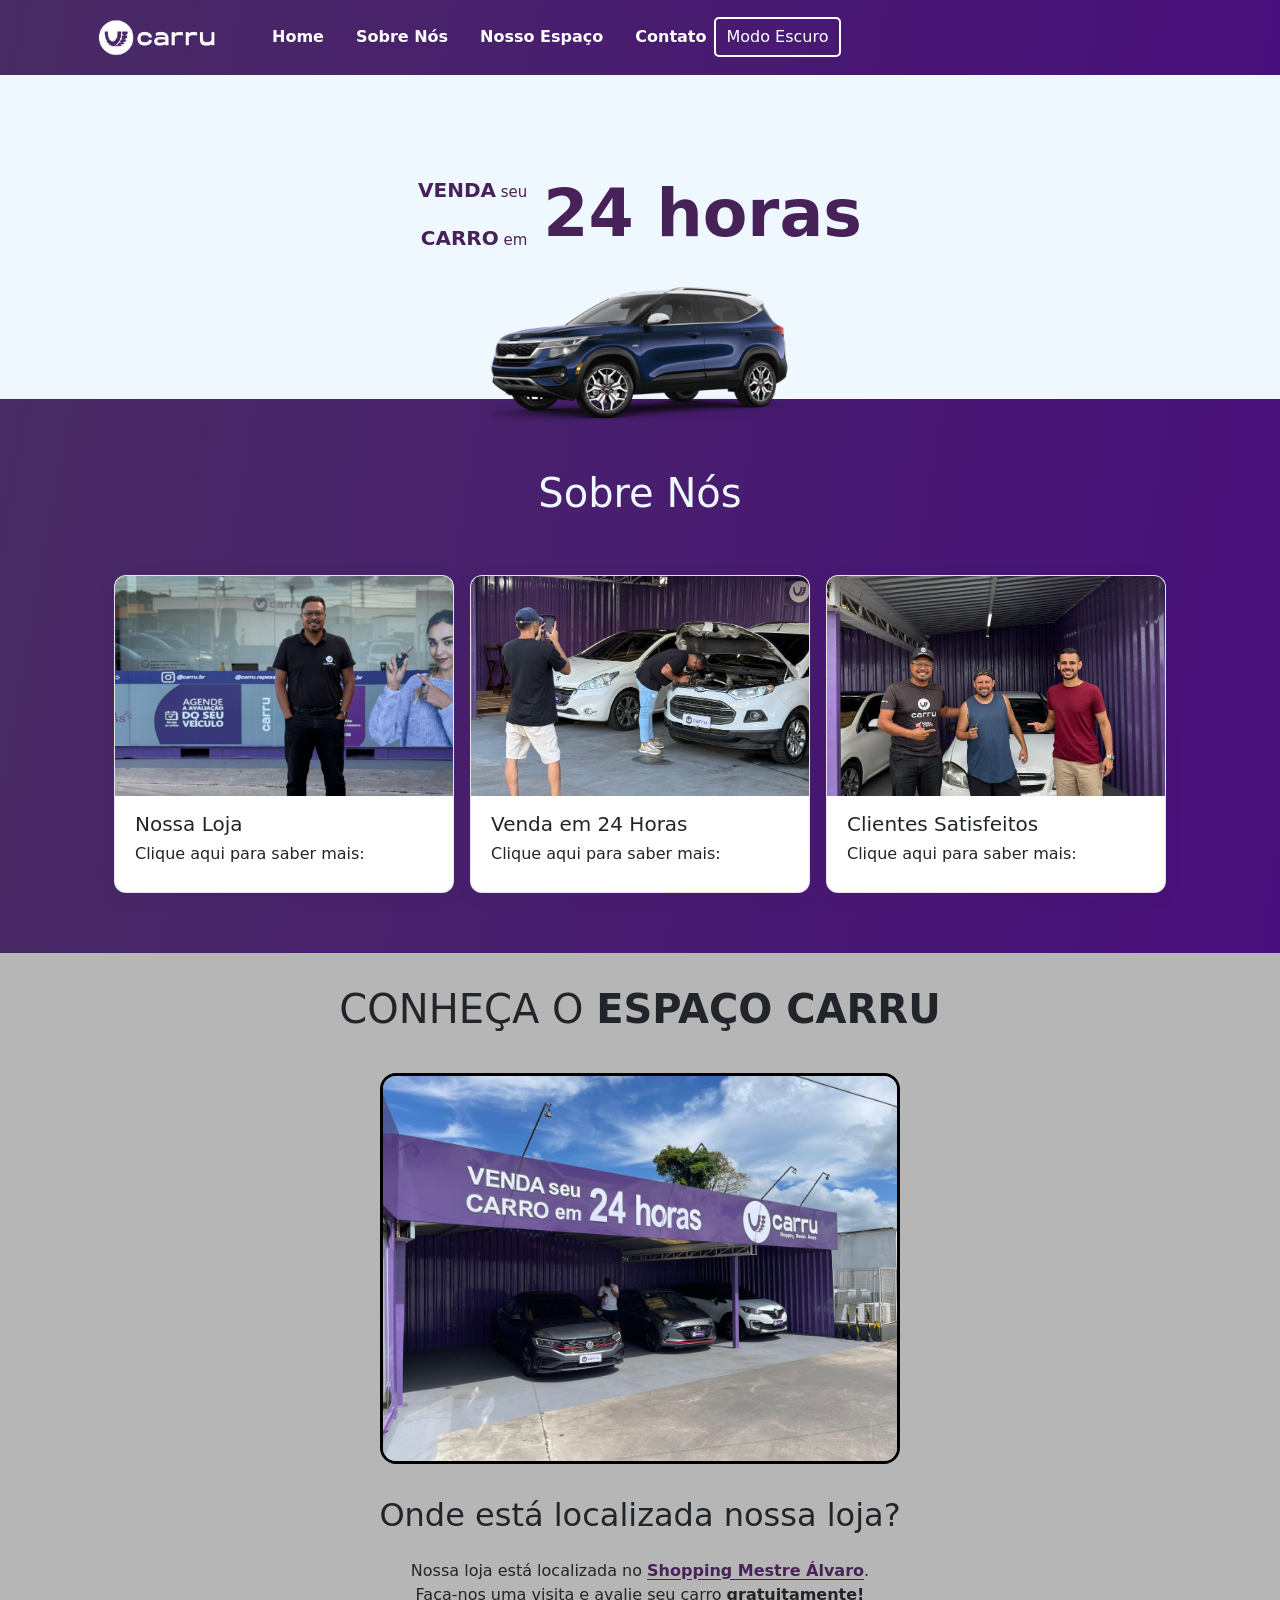
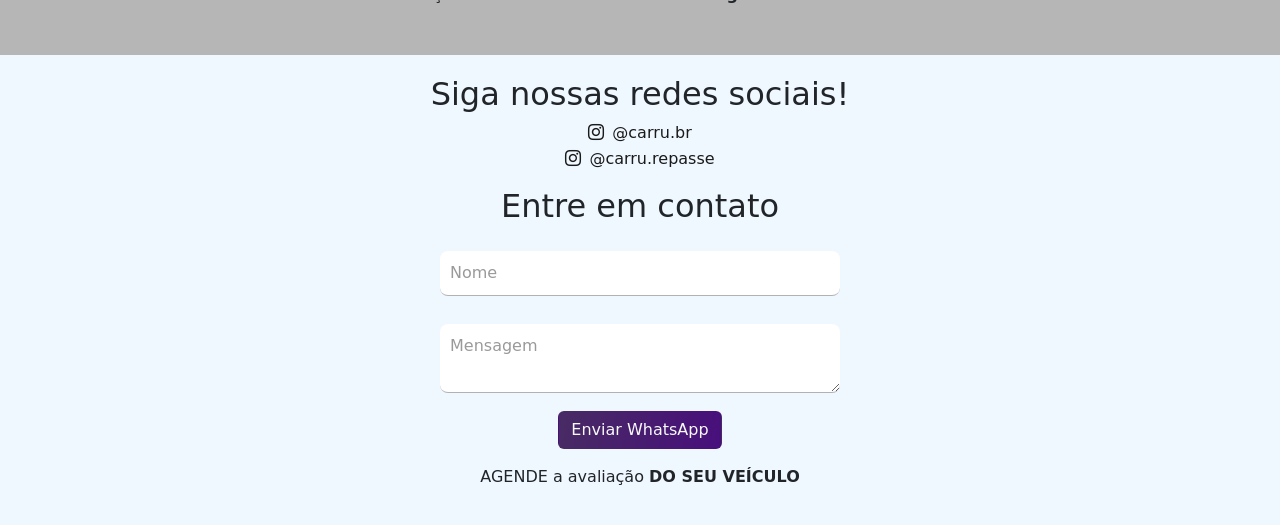
<file: index.html>
<!DOCTYPE html>
<html lang="pt-br">

<head>
    <meta charset="UTF-8">
    <meta name="viewport" content="width=device-width, initial-scale=1.0">
    <link rel="stylesheet" href="https://cdn.jsdelivr.net/npm/bootstrap-icons@1.11.3/font/bootstrap-icons.min.css">
    <link href="https://cdn.jsdelivr.net/npm/bootstrap@5.3.3/dist/css/bootstrap.min.css" rel="stylesheet">
    <link rel="stylesheet" href="style.css">
    <title>Carru</title>
</head>

<body>
    <nav class="navbar navbar-expand-lg navbar-dark bg-roxo ">
        <div class="container">
            <a class="navbar-brand" href="#"><img
                    src="img/WhatsApp_Image_2026-02-23_at_09.36.07-removebg-preview (1).png" style="width: 150px;"></a>
            <button class="navbar-toggler" type="button" data-bs-toggle="collapse" data-bs-target="#navbarNavAltMarkup"
                aria-controls="navbarNavAltMarkup" aria-expanded="false" aria-label="Toggle navigation">
                <span class="navbar-toggler-icon"></span>
            </button>
            <div class="collapse navbar-collapse" id="navbarNavAltMarkup">
                <div class="navbar-nav">
                    <a class="nav-link active text-white ms-3" aria-current="page" href="#home"><strong>Home</strong></a>
                    <a class="nav-link active text-white ms-3" href="#sobre_nos"><strong>Sobre Nós</strong></a>
                    <a class="nav-link active text-white ms-3" href="#nosso-espaço"><strong>Nosso Espaço</strong></a>
                    <a class="nav-link active text-white ms-3" href="#contato"><strong>Contato</strong></a>
                    <button id="modoEscuro" onclick="modoEscuro()">Modo Escuro</button>
                </div>
            </div>
        </div>
    </nav>

    <section id="home" class="bg-aliceblue">
        <div class="topo">
            <h1 class="titulo-flex d-flex align-items-center justify-content-center gap-3">
                <div class="texto-empilhado d-flex flex-column align-items-end">
                    <span class="um"><strong>VENDA</strong> seu</span> <br>
                    <span class="dois"><strong>CARRO</strong> em</span>
                </div>
                <span class="nome-maior">24 horas</span>
            </h1>
            <div class="container-carro d-flex justify-content-center">
                <img src="img/carro png.png" alt="" class="imagem-carro">
            </div>
        </div>
    </section>

    <section class="bg-roxo " id="sobre_nos">
        <h1 class="text-center">Sobre Nós</h1>
        <div class="d-flex flex-wrap justify-content-center align-items-start gap-3 px-3">
            <div class="card" onclick="crescer1()">
                <img src="img/foto.jpeg" class="card-img-top" alt="...">
                <div class="card-body">
                    <h5 class="card-title">Nossa Loja</h5>
                    <h6>Clique aqui para saber mais:</h6>
                    <p class="card-text" id="res1">Especialistas na compra e venda de veículos com total transparência e segurança. Aqui você encontra um atendimento ágil, uma avaliação justa e o melhor negócio para o seu carro.</p>
                </div>
            </div>
            <div class="card" onclick="crescer2()">
                <img src="img/foto2.jpeg" class="card-img-top" alt="...">
                <div class="card-body">
                    <h5 class="card-title">Venda em 24 Horas</h5>
                    <h6>Clique aqui para saber mais:</h6>
                    <p class="card-text" id="res2">Avaliamos o seu veículo e cuidamos de todo o processo burocrático para você. Vendemos seu carro com total rapidez, praticidade e a segurança que você sempre buscou.</p>
                </div>
            </div>
            <div class="card" onclick="crescer3()">
                <img src="img/foto3.jpeg" class="card-img-top" alt="...">
                <div class="card-body">
                    <h5 class="card-title">Clientes Satisfeitos</h5>
                    <h6>Clique aqui para saber mais:</h6>
                    <p class="card-text" id="res3">Já ajudamos diversos clientes a vender seus carros com total facilidade e sucesso. Nosso compromisso é oferecer confiança, suporte completo e um atendimento de qualidade.</p>
                </div>
            </div>
        </div>
    </section>

    <section id="nosso-espaço" class="bg-cinza">
        <div class="cinza d-flex flex-column gap-3">
            <h1 class="lugar text-center">CONHEÇA O <strong>ESPAÇO CARRU</strong></h1>
            <div class="loja my-3">
                <img src="img/WhatsApp Image 2026-02-23 at 09.37.25.jpeg"
                    class="d-block mx-auto img-fluid w-35 border border-3 border-black rounded-4">
            </div>
            <h2 class="text-center">Onde está localizada nossa loja?</h2>
            <p class="lugar text-center">Nossa loja está localizada no <a href="https://www.google.com/maps/search/?q=Shopping+Mestre+Álvaro+Serra+ES" target="_blank" class="maps-link"><strong>Shopping Mestre Álvaro</strong></a>.
                <br>Faça-nos uma
                visita e avalie
                seu
                carro
                <strong>gratuitamente!</strong>
            </p>
        </div>
    </section>

    <section id="contato" class="bg-aliceblue">
        <footer>
            <h2 class="text-center">Siga nossas redes sociais!</h2>
            <ul class="list-unstyled text-center">
                <li><a class="social-link d-inline-flex align-items-center gap-2" href="https://www.instagram.com/carru.br/" target="_blank"><i class="bi bi-instagram"></i>@carru.br</a></li>
                <li><a class="social-link d-inline-flex align-items-center gap-2" href="https://www.instagram.com/carru.repasse/" target="_blank"><i class="bi bi-instagram"></i>@carru.repasse</a></li>
            </ul>
            <form class="d-flex flex-column align-items-center gap-2 m-3" id="formulario-contato" onsubmit="enviarWhats(event)">
                <h2 class="text-center">Entre em contato</h2>
                <input class="input-box" type="text" id="nome" name="nome" placeholder="Nome" required>
                <textarea class="input-box" name="mensagem" id="mensagem" placeholder="Mensagem" required></textarea>
                <button class="btn bg-roxo text-light" type="submit">Enviar WhatsApp</button>
            </form>
            <div id="mensagem-enviada" class="text-center" style="display:none;">MENSAGEM ENVIADA!</div>
            <p class="text-center">AGENDE a avaliação <strong>DO SEU VEÍCULO</strong></p>
        </footer>
    </section>
    <script src="script.js"></script>
    <script src="https://cdn.jsdelivr.net/npm/bootstrap@5.3.3/dist/js/bootstrap.bundle.min.js"></script>
</body>

</html>
</file>
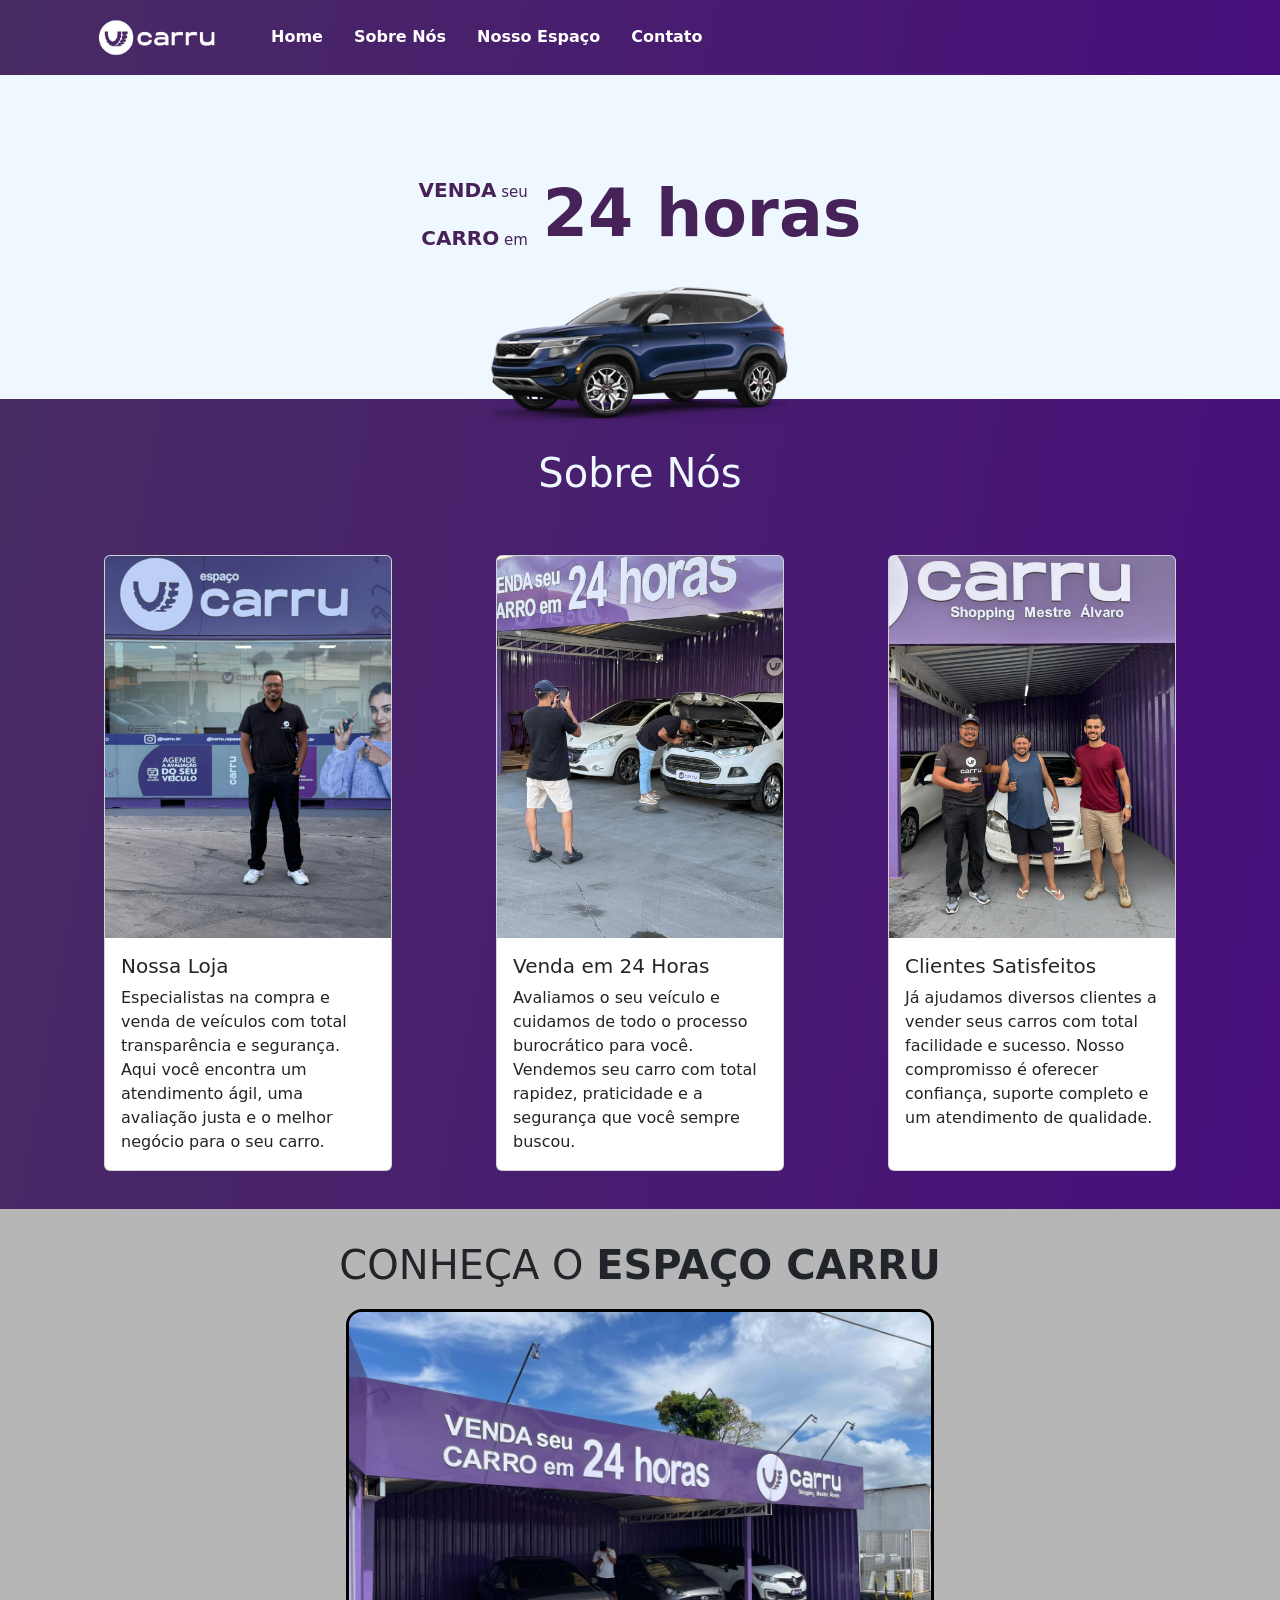
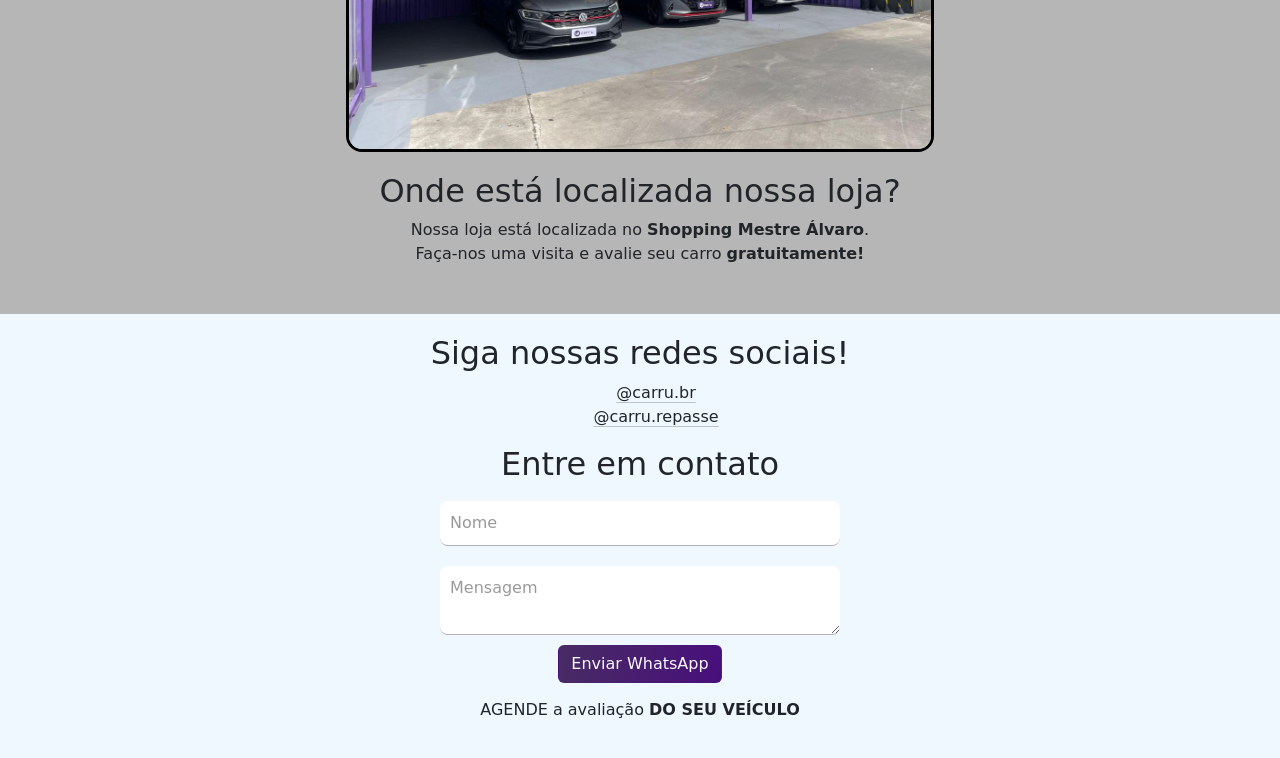
<file: carru-site/index.html>
<!DOCTYPE html>
<html lang="pt-br">

<head>
    <meta charset="UTF-8">
    <meta name="viewport" content="width=device-width, initial-scale=1.0">
    <link rel="stylesheet" href="style.css">
    <link href="https://cdn.jsdelivr.net/npm/bootstrap@5.3.8/dist/css/bootstrap.min.css" rel="stylesheet"
        integrity="sha384-sRIl4kxILFvY47J16cr9ZwB07vP4J8+LH7qKQnuqkuIAvNWLzeN8tE5YBujZqJLB" crossorigin="anonymous">
    <title>Carru</title>
</head>

<body>
    <nav class="navbar navbar-expand-lg navbar-dark bg-roxo ">
        <div class="container">
            <a class="navbar-brand" href="#"><img
                    src="img/WhatsApp_Image_2026-02-23_at_09.36.07-removebg-preview (1).png" style="width: 150px;"></a>
            <button class="navbar-toggler" type="button" data-bs-toggle="collapse" data-bs-target="#navbarNavAltMarkup"
                aria-controls="navbarNavAltMarkup" aria-expanded="false" aria-label="Toggle navigation">
                <span class="navbar-toggler-icon"></span>
            </button>
            <div class="collapse navbar-collapse" id="navbarNavAltMarkup">
                <div class="navbar-nav">
                    <a class="nav-link active text-white" aria-current="page" href="#home"><strong>Home</strong></a>
                    <a class="nav-link active text-white" href="#sobre_nos"><strong>Sobre Nós</strong></a>
                    <a class="nav-link active text-white" href="#nosso-espaço"><strong>Nosso Espaço</strong></a>
                    <a class="nav-link active text-white" href="#contato"><strong>Contato</strong></a>
                </div>
            </div>
        </div>
    </nav>

    <section id="home">
        <div class="topo">
            <h1 class="titulo-flex">
                <div class="texto-empilhado">
                    <span class="um"><strong>VENDA</strong> seu</span> <br>
                    <span class="dois"><strong>CARRO</strong> em</span>
                </div>
                <span class="nome-maior">24 horas</span>
            </h1>
            <section id="nosso-serviço">
                <div class="container-carro">
                    <img src="img/carro png.png" alt="" class="imagem-carro">
                </div>
        </div>
    </section>

    <section class="bg-roxo " id="sobre_nos">
        <h1>Sobre Nós</h1>
        <div class="d-flex justify-content-evenly">
            <div class="card" style="width: 18rem;">
                <img src="img/foto.jpeg" class="card-img-top" alt="...">
                <div class="card-body">
                    <h5 class="card-title">Nossa Loja</h5>
                    <p class="card-text">Especialistas na compra e venda de veículos com total transparência e segurança. Aqui você encontra um atendimento ágil, uma avaliação justa e o melhor negócio para o seu carro.</p>
                </div>
            </div>
            <div class="card" style="width: 18rem;">
                <img src="img/foto2.jpeg" class="card-img-top" alt="...">
                <div class="card-body">
                    <h5 class="card-title">Venda em 24 Horas</h5>
                    <p class="card-text">Avaliamos o seu veículo e cuidamos de todo o processo burocrático para você. Vendemos seu carro com total rapidez, praticidade e a segurança que você sempre buscou.</p>
                </div>
            </div>
            <div class="card espaco" style="width: 18rem;">
                <img src="img/foto3.jpeg" class="card-img-top" alt="...">
                <div class="card-body">
                    <h5 class="card-title">Clientes Satisfeitos</h5>
                    <p class="card-text">Já ajudamos diversos clientes a vender seus carros com total facilidade e sucesso. Nosso compromisso é oferecer confiança, suporte completo e um atendimento de qualidade.</p>
                </div>
            </div>
        </div>
    </section>

    <section id="nosso-espaço" class="bg-cinza">
        <div class="cinza">
            <h1 class="lugar text-center">CONHEÇA O <strong>ESPAÇO CARRU</strong></h1>
            <div class="loja">
                <img src="img/WhatsApp Image 2026-02-23 at 09.37.25.jpeg"
                    class="d-block mx-auto img-fluid w-50 border border-3 border-black rounded-4">
            </div>
            <h2 class="text-center">Onde está localizada nossa loja?</h2>
            <p class="lugar text-center">Nossa loja está localizada no <strong>Shopping Mestre Álvaro</strong>.
                <br>Faça-nos uma
                visita e avalie
                seu
                carro
                <strong>gratuitamente!</strong>
            </p>
        </div>
    </section>

    <section id="contato" class="bg-aliceblue">
        <footer>
            <h2 class="text-center">Siga nossas redes sociais!</h2>
            <ul class="text-center">
                <li><a class="link-dark link-offset-2 link-underline-opacity-25 link-underline-opacity-100-hover"
                        href="https://www.instagram.com/carru.br/" target="_blank">@carru.br</a></li>
                <li><a class="link-dark link-offset-2 link-underline-opacity-25 link-underline-opacity-100-hover"
                        href="https://www.instagram.com/carru.repasse/" target="_blank">@carru.repasse</a></li>
            </ul>
            <form class="formulário" onsubmit="enviarWhats(event)">
                <h2 class="text-center">Entre em contato</h2>
                <input class="input-box" type="text" id="nome" name="nome" placeholder="Nome" required>
                <textarea class="input-box" name="mensagem" id="mensagem" placeholder="Mensagem" required></textarea>
                <button class="btn bg-roxo text-light" type="submit">Enviar WhatsApp</button>

            </form>
            <p class="text-center">AGENDE a avaliação <strong>DO SEU VEÍCULO</strong></p>
        </footer>
    </section>


    <script>
        function enviarWhats(event) {
            event.preventDefault()

            const nome = document.getElementById('nome').value;
            const mensagem = document.getElementById('mensagem').value;
            const telefone = '5527999757756';

            const texto = `Olá! Me chamo ${nome}. ${mensagem}`;
            const msgFormatada = encodeURIComponent(texto);

            const url = `https://wa.me/${telefone}?text=${msgFormatada}`;

            window.open(url, '_blank');
        }
    </script>

    <script src="https://cdn.jsdelivr.net/npm/bootstrap@5.3.8/dist/js/bootstrap.bundle.min.js"
        integrity="sha384-FKyoEForCGlyvwx9Hj09JcYn3nv7wiPVlz7YYwJrWVcXK/BmnVDxM+D2scQbITxI"
        crossorigin="anonymous"></script>
</body>

</html>
</file>
<file: style.css>
html{
    scroll-behavior: smooth;
}
.bg-roxo {
    background-image: linear-gradient(100deg, rgb(72, 43, 99), rgb(72, 15, 124));
}

.btn:hover{
    transform: translateY(-2px);
    transition: 1s;
    box-shadow: rgba(17, 12, 46, 0.15) 0px 48px 100px 0px;
}

.text-aliceblue {
    color: aliceblue;
}

.bg-aliceblue{
    background-color: aliceblue;
}

.navbar-toggler {
    border: none !important;
    box-shadow: none !important;
}

.text-white:hover{
    color: rgb(160, 160, 160) !important;
}


.container-carro {
    position: relative;
    z-index: 2;
    margin-bottom: -30px;
}

.imagem-carro {
    width: 300px;
    animation: flutuar 2.5s ease;
}

#sobre_nos{
    padding: 20px 20px 60px;
}


#sobre_nos h1{
    color: aliceblue;
    padding: 50px;
}

.topo {
    padding-top: 100px;
    color: #472258;
    min-height: 150px;
}

.titulo-flex {
    color: #472258;
}

.texto-empilhado {
    line-height: 0.8;
}

.texto-empilhado strong {
    font-size: 20px;
    text-transform: uppercase;
}

.nome-maior {
    font-size: 65px;
    font-weight: 900;
}

.um {
    font-weight: 300;
    font-size: 15px;
}

.um strong {
    font-weight: 700;
}

.dois {
    font-weight: 300;
    font-size: 15px;
}

.dois strong {
    font-weight: 700;
}

@keyframes flutuar{
    0%{
        transform: translateX(1000px);
    }
    100%{
        transform: translateX(0px);
    }
}


.bg-cinza{
    background-color: rgb(182, 182, 182);
}

.cinza{
    padding: 32px;
}

.maps-link {
    color: #472258;
    font-weight: bold;
    text-decoration: underline;
    text-underline-offset: 3px;
}

.maps-link:hover {
    color: #7c3aad;
}


.loja img {
    width: clamp(300px, 50%, 520px);
}

#contato li {
    margin-bottom: 2px;
}

.social-link {
    color: #1a1a1a;
    text-decoration: none;
    font-size: 1rem;
    transition: transform 0.2s ease, text-decoration-color 0.2s ease;
}

.social-link:hover {
    color: #1a1a1a;
    text-decoration: underline;
    text-underline-offset: 4px;
    transform: scale(1.1);
}


.input-box{
    max-width: 400px;
    margin-top: 10px;
    padding: 10px;
    width: 100%;
    outline: none;
    border-radius: 8px;
    border: none;
    border-bottom: 1px solid rgba(0, 0, 0, 0.3);
    margin-bottom: 10px;
}

.input-box::placeholder{
    color: rgba(0, 0, 0, 0.4);
}

.input-box:focus{
    border: 1px solid #472258;
    box-shadow: rgba(44, 29, 129, 0.15) 0px 0px 10px;
}

#contato{
    padding: 20px;
}


.card {
    cursor: pointer;
    overflow: hidden;
    border-radius: 0.75rem;
    background-color: #fff;
    border: 1px solid rgba(0, 0, 0, 0.1);
    box-shadow: 0 4px 16px rgba(72, 34, 88, 0.1);
    transition: transform 0.3s ease, box-shadow 0.3s ease;
    width: 340px;
    max-width: 100%;
}

.card:hover {
    transform: translateY(-4px);
    box-shadow: 0 12px 40px rgba(72, 34, 88, 0.28);
}

.card-img-top {
    width: 100%;
    height: 220px;
    object-fit: cover;
    display: block;
}

.card-body {
    padding: 1rem 1.25rem 1.25rem;
}

.card-text {
    overflow: hidden;
    max-height: 0 !important;
    opacity: 0 !important;
    transition: max-height 0.4s ease, opacity 0.4s ease;
    margin-bottom: 0;
}

.card-text.aberto {
    max-height: 300px !important;
    opacity: 1 !important;
}


#mensagem-enviada {
    display: none;
    justify-content: center;
    align-items: center;
    background-color: #472258;
    color: #f0e6f6;
    font-size: 1.4rem;
    font-weight: bold;
    padding: 24px 32px;
    border-radius: 10px;
    width: fit-content;
    margin: 0 auto 20px;
    box-shadow: 0px 0px 10px rgba(114, 56, 141, 0.5);
}

#modoEscuro {
    background-color: transparent;
    border: 2px solid #fff;
    color: #fff;
    padding: 5px 10px;
    border-radius: 5px;
    transition: background-color 0.3s ease, color 0.3s ease, border-color 0.3s ease;
}

#modoEscuro:hover {
    background-color: rgba(255, 255, 255, 0.2);
    color: #fff;
    border-color: #fff;
}

body.dark {
    background-color: #13111a;
}

body.dark .bg-aliceblue {
    background-color: #1e1b2e !important;
    color: #e8e0f0;
}

body.dark .topo,
body.dark .titulo-flex {
    color: #e8e0f0;
}

body.dark .bg-cinza {
    background-color: #252236 !important;
}

body.dark .cinza h1,
body.dark .cinza h2,
body.dark .cinza p {
    color: #e8e0f0;
}

body.dark .maps-link {
    color: #c4a8e8;
}

body.dark .maps-link:hover {
    color: #ddc4f8;
}

body.dark .card {
    background-color: #2d2640 !important;
    border-color: rgba(255, 255, 255, 0.08) !important;
    box-shadow: 0 4px 16px rgba(0, 0, 0, 0.4);
}

body.dark .card:hover {
    box-shadow: 0 12px 40px rgba(0, 0, 0, 0.6);
}

body.dark .card h5,
body.dark .card h6,
body.dark .card p {
    color: #e8e0f0 !important;
}

body.dark .input-box {
    background-color: #2d2640;
    color: #e8e0f0;
    border-bottom-color: rgba(255, 255, 255, 0.25);
}

body.dark .input-box::placeholder {
    color: rgba(232, 224, 240, 0.4);
}

body.dark .input-box:focus {
    border-color: #9b6abf;
    box-shadow: 0 0 10px rgba(155, 106, 191, 0.3);
}

body.dark .social-link {
    color: #c4a8e8;
}

body.dark .social-link:hover {
    color: #ddc4f8;
}

body.dark #modoEscuro {
    border-color: #c4a8e8;
    color: #c4a8e8;
}

body.dark #modoEscuro:hover {
    background-color: rgba(155, 106, 191, 0.25);
    color: #e8e0f0;
    border-color: #c4a8e8;
}
</file>
<file: carru-site/style.css>
.bg-roxo {
    background-image: linear-gradient(100deg, rgb(72, 43, 99), rgb(72, 15, 124));
}

.btn:hover{
    transform: translateY(-2px);
    transition: 1s;
    box-shadow: rgba(17, 12, 46, 0.15) 0px 48px 100px 0px;
}

.text-aliceblue {
    color: aliceblue;
}

.bg-aliceblue{
    background-color: aliceblue;
}

.navbar-toggler {
    border: none !important;
    box-shadow: none !important;
}

.text-white:hover{
    color: rgb(160, 160, 160) !important;
}

.nav-link{
    margin-left: 15px;
}

.container-carro {
    display: flex;
    justify-content: center;
    position: relative;
    z-index: 2;
    margin-bottom: -30px;
}

.imagem-carro {
    width: 300px;
    animation: flutuar 2.5s ease;
}

#sobre_nos{
    min-height: 90vh;
}


#sobre_nos h1{
    color: aliceblue;
    text-align: center;
    padding: 50px;
}

.topo {
    padding-top: 100px;
    color: #472258;
    background-color: aliceblue;
    min-height: 150px;
}

.titulo-flex {
    display: flex;
    align-items: center;
    justify-content: center;
    gap: 15px;
    color: #472258;
}

.texto-empilhado {
    display: flex;
    flex-direction: column;
    align-items: flex-end;
    line-height: 0.8;
}

.texto-empilhado strong {
    font-size: 20px;
    text-transform: uppercase;
}

.nome-maior {
    font-size: 65px;
    font-weight: 900;
}

.um {
    font-weight: 300;
    font-size: 15px;
}

.um strong {
    font-weight: 700;
}

.dois {
    font-weight: 300;
    font-size: 15px;
}

.dois strong {
    font-weight: 700;
}

@keyframes flutuar{
    0%{
        transform: translateX(1000px);
    }
    100%{
        transform: translateX(0px);
    }
}

@media (max-width: 900px){
    .d-flex{
        display: flex;
        align-items: center;
        justify-content: center;
        flex-direction: column;
        gap: 50px;
    }
    .espaco{
        margin-bottom: 50px;
    }
    .loja img {
        width: 90% !important;
    }
}

.bg-cinza{
    background-color: rgb(182, 182, 182);
}

.cinza{
    padding: 32px;
}

.loja{
    margin: 20px;
}

#contato ul li{
    list-style: none;
}

.formulário {
    margin: 15px;
    display: flex;
    justify-content: center;
    align-items: center;
    flex-direction: column;
}

.input-box{
    max-width: 400px;
    margin-top: 10px;
    padding: 10px;
    width: 100%;
    outline: none;
    border-radius: 8px;
    border: none;
    border-bottom: 1px solid rgba(0, 0, 0, 0.3);
    margin-bottom: 10px;
}

.input-box::placeholder{
    color: rgba(0, 0, 0, 0.4);
}

.input-box:focus{
    border: 1px solid #472258;
    box-shadow: rgba(44, 29, 129, 0.15) 0px 48px 100px 0px;
}

#contato{
    padding: 20px;
}
</file>
